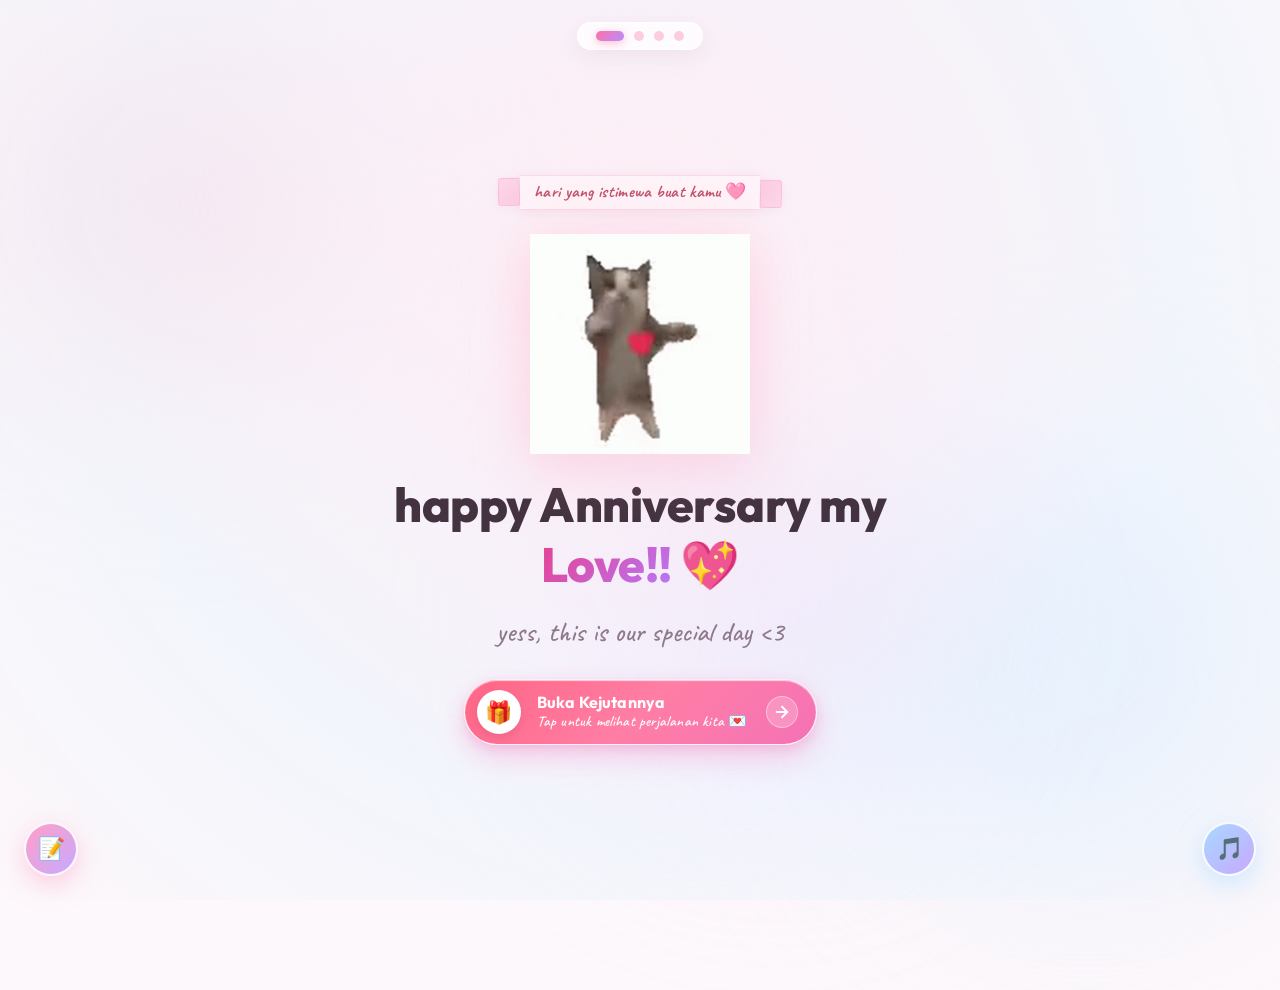
<file: love-letter-main/index.html>
<!DOCTYPE html>
<html lang="en">
<head>
<meta charset="UTF-8">
<meta name="viewport" content="width=device-width, initial-scale=1.0">
<title>Happy Anniversary My Love 💖</title>
<link rel="preconnect" href="https://fonts.googleapis.com">
<link rel="preconnect" href="https://fonts.gstatic.com" crossorigin>
<link href="https://fonts.googleapis.com/css2?family=Caveat:wght@600;700&family=Outfit:wght@400;500;600;700;800&family=Playfair+Display:ital,wght@0,600;0,700;1,600&family=Poppins:wght@300;400;500;600;700;800&family=Quicksand:wght@500;600;700&display=swap" rel="stylesheet">

<link rel="stylesheet" href="css/style.css">
</head>
<body class="blur-in-start">

  <div class="ambient-glow glow-1"></div>
  <div class="ambient-glow glow-2"></div>
  <div class="ambient-glow glow-3"></div>

  <div id="floating-bg"></div>

  <!-- titik navigasi di atas: halaman 1 dari 4 -->
  <nav class="page-nav" aria-label="Page navigation">
    <a href="index.html" class="active" title="Welcome"></a>
    <a href="gallery.html" title="Moments"></a>
    <a href="reasons.html" title="10 Reasons"></a>
    <a href="letter.html" title="Birthday Letter"></a>
  </nav>

  <!-- ================================================================
       HALAMAN 1 — HERO / INTRO
  ================================================================= -->
  <section id="hero" class="page">
    <div class="hero-content">

      <div class="hero-tape-tag">
        <span class="tape-left"></span>
        <span class="tape-text">hari yang istimewa buat kamu 🩷</span>
        <span class="tape-right"></span>
      </div>

      <div class="gif-frame hero-card-glow">
        <img src="assets/cat-kitten.gif" alt="cute welcome gif">
      </div>

      <h1 class="hero-title">happy Anniversary my <span>Love!!</span> 💖</h1>
      <p class="hero-subtitle">yess, this is our special day &lt;3</p>

      <div class="cta-wrap">
        <a href="gallery.html" class="hero-gift-btn" id="openSurpriseBtn">
          <div class="gift-btn-icon">
            <span class="gift-emoji">🎁</span>
          </div>
          <div class="gift-btn-text">
            <span class="gift-btn-title">Buka Kejutannya</span>
            <span class="gift-btn-sub">Tap untuk melihat perjalanan kita 💌</span>
          </div>
          <div class="gift-btn-arrow">
            <svg width="18" height="18" viewBox="0 0 24 24" fill="none" stroke="currentColor" stroke-width="2.5" stroke-linecap="round" stroke-linejoin="round">
              <path d="M5 12h14"></path>
              <path d="M12 5l7 7-7 7"></path>
            </svg>
          </div>
        </a>
      </div>
    </div>
  </section>

  <script src="js/script.js"></script>
</body>
</html>
</file>
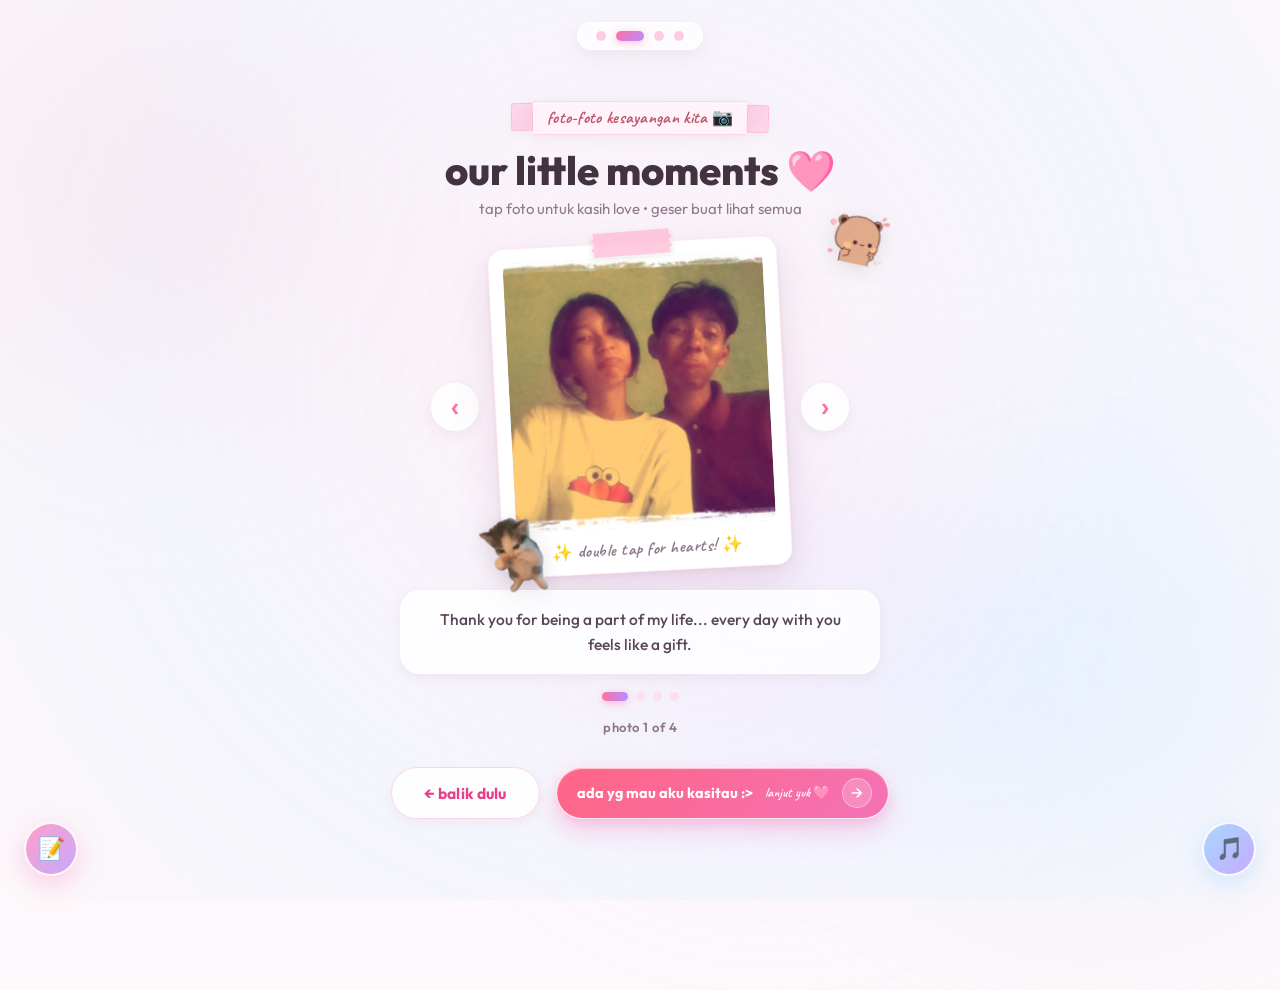
<file: love-letter-main/gallery.html>
<!DOCTYPE html>
<html lang="en">

<head>
  <meta charset="UTF-8">
  <meta name="viewport" content="width=device-width, initial-scale=1.0">
  <title>Our Moments 💕</title>
  <link rel="preconnect" href="https://fonts.googleapis.com">
  <link rel="preconnect" href="https://fonts.gstatic.com" crossorigin>
  <link
    href="https://fonts.googleapis.com/css2?family=Caveat:wght@600;700&family=Outfit:wght@400;500;600;700;800&family=Playfair+Display:ital,wght@0,600;0,700;1,600&family=Poppins:wght@300;400;500;600;700;800&family=Quicksand:wght@500;600;700&display=swap"
    rel="stylesheet">

  <link rel="stylesheet" href="css/style.css">
</head>

<body class="blur-in-start">

  <div class="ambient-glow glow-1"></div>
  <div class="ambient-glow glow-2"></div>
  <div class="ambient-glow glow-3"></div>

  <div id="floating-bg"></div>

  <!-- titik navigasi di atas: halaman 2 dari 4 -->
  <nav class="page-nav" aria-label="Page navigation">
    <a href="index.html" title="Welcome"></a>
    <a href="gallery.html" class="active" title="Moments"></a>
    <a href="reasons.html" title="10 Reasons"></a>
    <a href="letter.html" title="Birthday Letter"></a>
  </nav>

  <!-- ================================================================
       HALAMAN 2 — INTERACTIVE PHOTO SLIDESHOW
  ================================================================= -->
  <section id="gallery" class="page">
    <div class="section-header">
      <div class="hero-tape-tag" style="margin-bottom: 10px;">
        <span class="tape-left"></span>
        <span class="tape-text">foto-foto kesayangan kita 📷</span>
        <span class="tape-right"></span>
      </div>
      <h2 class="gallery-heading">our little moments <span class="heart">🩷</span></h2>
      <p class="gallery-sub">tap foto untuk kasih love • geser buat lihat semua</p>
    </div>

    <div class="slideshow-wrap">

      <!-- GIF dekorasi kecil di pojok -->
      <div class="corner-deco">
        <img src="assets/finger-guns-dudu.gif" alt="sparkle decoration">
      </div>

      <div class="slide-stage">
        <button class="arrow-btn" id="prevBtn" aria-label="previous photo">‹</button>

        <div class="photo-stage" id="photoStage">
          <div class="polaroid" id="polaroid">
            <div class="washi-tape"></div>
            <div class="photo-frame">
              <img id="currentPhoto" src="photos/photo1.jpeg" alt="memory one">
            </div>
            <div class="polaroid-tag" id="polaroidTag">✨ double tap for hearts! ✨</div>
          </div>

          <!-- GIF dekorasi di sisi kiri-bawah polaroid -->
          <div class="bottom-left-deco">
            <img src="assets/scuba.gif" alt="sparkle decoration">
          </div>
        </div>

        <button class="arrow-btn" id="nextBtn" aria-label="next photo">›</button>
      </div>

      <div class="caption-card">
        <p class="caption" id="currentCaption">Thank you for being a part of my life... every day with you feels like a
          gift.</p>
      </div>

      <div class="dots" id="dots">
        <button class="dot active" data-index="0" aria-label="photo 1"></button>
        <button class="dot" data-index="1" aria-label="photo 2"></button>
        <button class="dot" data-index="2" aria-label="photo 3"></button>
        <button class="dot" data-index="3" aria-label="photo 4"></button>
      </div>

      <p class="counter" id="counter">photo 1 of 4</p>
    </div>

    <div class="page-buttons">
      <a href="index.html" class="nav-btn secondary">← balik dulu</a>
      <a href="reasons.html" class="nav-btn-next" id="nextPageBtn">
        <span class="next-label">ada yg mau aku kasitau :> </span>
        <span class="next-sub">lanjut yuk 🩷</span>
        <span class="next-arrow">→</span>
      </a>
    </div>
  </section>

  <script src="js/script.js"></script>
  <script src="js/gallery.js"></script>
</body>

</html>
</file>
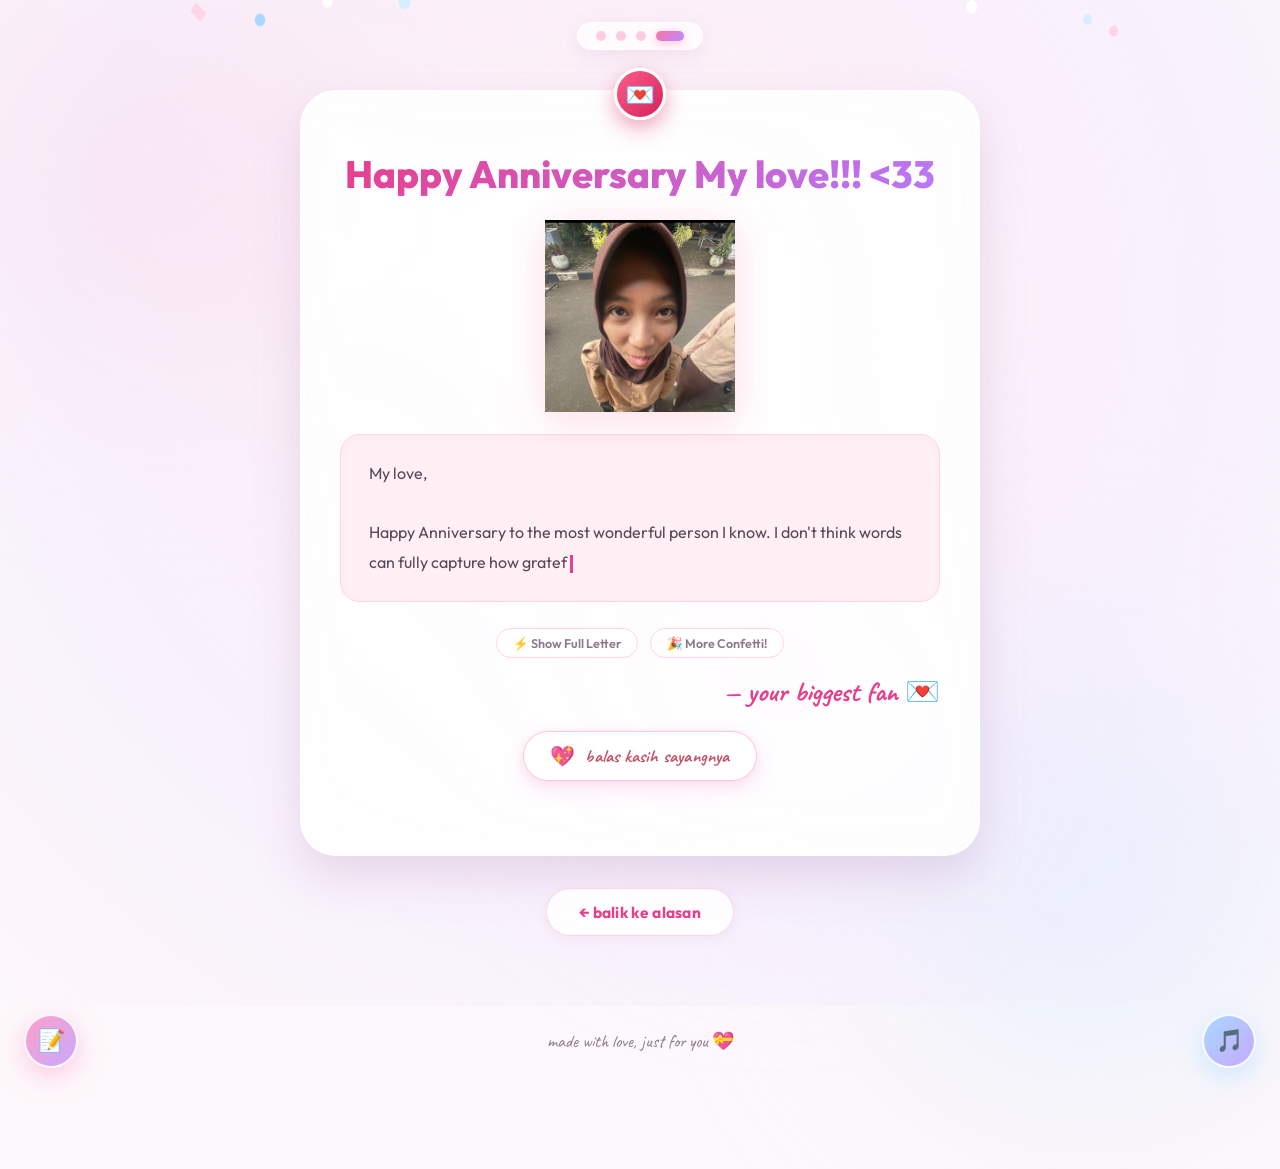
<file: love-letter-main/letter.html>
<!DOCTYPE html>
<html lang="en">
<head>
<meta charset="UTF-8">
<meta name="viewport" content="width=device-width, initial-scale=1.0">
<title>Happy Birthday My Girl!!! 💌</title>
<link rel="preconnect" href="https://fonts.googleapis.com">
<link rel="preconnect" href="https://fonts.gstatic.com" crossorigin>
<link href="https://fonts.googleapis.com/css2?family=Caveat:wght@600;700&family=Outfit:wght@400;500;600;700;800&family=Playfair+Display:ital,wght@0,600;0,700;1,600&family=Poppins:wght@300;400;500;600;700;800&family=Quicksand:wght@500;600;700&display=swap" rel="stylesheet">

<link rel="stylesheet" href="css/style.css">
</head>
<body class="blur-in-start">

  <div class="ambient-glow glow-1"></div>
  <div class="ambient-glow glow-2"></div>
  <div class="ambient-glow glow-3"></div>

  <!-- canvas confetti, dipakai oleh js/script.js -->
  <canvas id="confetti-canvas"></canvas>

  <div id="floating-bg"></div>

  <!-- titik navigasi di atas: halaman 4 dari 4 -->
  <nav class="page-nav" aria-label="Page navigation">
    <a href="index.html" title="Welcome"></a>
    <a href="gallery.html" title="Moments"></a>
    <a href="reasons.html" title="10 Reasons"></a>
    <a href="letter.html" class="active" title="Birthday Letter"></a>
  </nav>

  <!-- ================================================================
       HALAMAN 4 — THE BIRTHDAY LETTER & CELEBRATION
  ================================================================= -->
  <section id="letter-page" class="page">
    <div class="letter-card">
      
      <div class="wax-seal">💌</div>

      <h2 class="letter-title">Happy Anniversary My love!!! &lt;33</h2>

      <!-- GIF perayaan -->
      <div class="celebration-gif-frame">
        <img src="assets/bub.png" alt="celebration gif">
      </div>

      <!-- TEKS SURAT ULANG TAHUN -->
      <div class="letter-box">
        <p id="letter-text"></p>
      </div>

      <div class="letter-action-bar">
        <button id="skipTypeBtn" class="letter-mini-btn" title="Show full letter immediately">⚡ Show Full Letter</button>
        <button id="replayConfettiBtn" class="letter-mini-btn" title="Celebrate again!">🎉 More Confetti!</button>
      </div>

      <p class="signature">— your biggest fan 💌</p>

      <div class="love-back-wrap">
        <button id="sendLoveBtn" class="send-love-btn">
          <span class="send-love-icon">💖</span>
          <span class="send-love-text">balas kasih sayangnya</span>
        </button>
        <div id="loveToast" class="love-toast">I love you more than everything! 🥹💖✨</div>
      </div>
    </div>

    <div class="page-buttons">
      <a href="reasons.html" class="nav-btn secondary">← balik ke alasan</a>
    </div>
  </section>

  <footer>made with love, just for you 💝</footer>

  <script src="js/script.js"></script>
</body>
</html>
</file>
<file: love-letter-main/css/style.css>
/* ============================================================
   1. ROOT VARIABLES — Modern Aesthetic Romantic Pastel Theme
============================================================ */
:root {
  --primary:          #ff70a6;
  --primary-deep:     #e83e8c;
  --primary-glow:     rgba(255, 112, 166, 0.45);
  
  --pastel-pink:      #ffd4e5;
  --pastel-pink-soft: #fff0f5;
  --pastel-pink-deep: #ff85b3;

  --pastel-blue:      #d6ecff;
  --pastel-blue-soft: #f0f7ff;
  --pastel-blue-deep: #7bc0ff;

  --pastel-lavender:  #eadcff;
  --pastel-lavender-soft: #f8f4ff;
  --pastel-lavender-deep: #b78eff;

  --pastel-yellow:    #fff4cc;
  --gold-accent:      #f59e0b;

  --white:            #ffffff;
  --white-glass:      rgba(255, 255, 255, 0.82);
  --white-card:       rgba(255, 255, 255, 0.92);
  --border-glass:     rgba(255, 255, 255, 0.7);

  --text-dark:        #433240;
  --text-main:        #5a4657;
  --text-soft:        #8e798c;
  --text-light:       #b3a2b1;

  --shadow-sm:        0 4px 12px rgba(180, 140, 175, 0.15);
  --shadow-md:        0 10px 30px rgba(180, 140, 175, 0.22);
  --shadow-lg:        0 20px 45px rgba(180, 140, 175, 0.28);
  --shadow-glow:      0 12px 35px var(--primary-glow);

  --radius-sm:        12px;
  --radius-md:        20px;
  --radius-lg:        28px;
  --radius-full:      9999px;
}

*, *::before, *::after {
  margin: 0;
  padding: 0;
  box-sizing: border-box;
}

html {
  scroll-behavior: smooth;
}

/* ============================================================
   PAGE BODY & BLUR TRANSITIONS
============================================================ */
body {
  font-family: 'Outfit', 'Poppins', sans-serif;
  background: #fdf8fb;
  color: var(--text-main);
  overflow-x: hidden;
  position: relative;
  min-height: 100vh;
  opacity: 1;
  filter: blur(0);
  transition: opacity 0.5s cubic-bezier(0.4, 0, 0.2, 1), filter 0.5s cubic-bezier(0.4, 0, 0.2, 1);
  -webkit-font-smoothing: antialiased;
}

body.blur-in-start {
  opacity: 0;
  filter: blur(14px);
  transition: none;
}

body.blur-out {
  opacity: 0;
  filter: blur(14px);
}

h1, h2, h3, .heading-font {
  font-family: 'Outfit', 'Quicksand', sans-serif;
  color: var(--text-dark);
}

.handwriting {
  font-family: 'Caveat', cursive;
}

.serif-font {
  font-family: 'Playfair Display', serif;
}

.page {
  position: relative;
  width: 100%;
  min-height: 100vh;
  display: flex;
  flex-direction: column;
  align-items: center;
  justify-content: center;
  padding: 90px 24px 70px;
  text-align: center;
  z-index: 2;
}

/* ============================================================
   AMBIENT GLOWING ORBS IN BACKGROUND
============================================================ */
.ambient-glow {
  position: fixed;
  border-radius: 50%;
  filter: blur(90px);
  pointer-events: none;
  z-index: 0;
  opacity: 0.55;
  animation: floatAmbient 12s ease-in-out infinite alternate;
}

.glow-1 {
  top: -10%;
  left: -10%;
  width: 45vw;
  height: 45vw;
  background: radial-gradient(circle, #ffccd9 0%, rgba(255, 204, 217, 0) 70%);
}

.glow-2 {
  bottom: -10%;
  right: -10%;
  width: 50vw;
  height: 50vw;
  background: radial-gradient(circle, #d0e8ff 0%, rgba(208, 232, 255, 0) 70%);
  animation-delay: -5s;
}

.glow-3 {
  top: 40%;
  left: 40%;
  width: 40vw;
  height: 40vw;
  background: radial-gradient(circle, #ecd8ff 0%, rgba(236, 216, 255, 0) 70%);
  animation-delay: -8s;
}

@keyframes floatAmbient {
  0%   { transform: translate(0, 0) scale(1); }
  50%  { transform: translate(30px, -20px) scale(1.08); }
  100% { transform: translate(-20px, 30px) scale(0.95); }
}

/* ============================================================
   FLOATING HEARTS / PARTICLES BACKGROUND
============================================================ */
#floating-bg {
  position: fixed;
  top: 0;
  left: 0;
  width: 100%;
  height: 100%;
  overflow: hidden;
  pointer-events: none;
  z-index: 1;
}

.floaty {
  position: absolute;
  bottom: -60px;
  opacity: 0.65;
  animation: floatParticle linear infinite;
  user-select: none;
  filter: drop-shadow(0 2px 6px rgba(255, 150, 180, 0.3));
}

@keyframes floatParticle {
  0% {
    transform: translateY(0) rotate(0deg) scale(0.8);
    opacity: 0;
  }
  15% {
    opacity: 0.8;
  }
  85% {
    opacity: 0.8;
  }
  100% {
    transform: translateY(-115vh) rotate(360deg) scale(1.1);
    opacity: 0;
  }
}

/* ============================================================
   NAV PILL INDICATOR
============================================================ */
.page-nav {
  position: fixed;
  top: 22px;
  left: 50%;
  transform: translateX(-50%);
  display: flex;
  align-items: center;
  gap: 10px;
  padding: 8px 18px;
  background: rgba(255, 255, 255, 0.75);
  backdrop-filter: blur(16px);
  -webkit-backdrop-filter: blur(16px);
  border: 1px solid rgba(255, 255, 255, 0.9);
  border-radius: var(--radius-full);
  box-shadow: 0 6px 20px rgba(180, 140, 175, 0.15);
  z-index: 100;
}

.page-nav a {
  width: 10px;
  height: 10px;
  border-radius: var(--radius-full);
  background: var(--pastel-pink-deep);
  opacity: 0.4;
  transition: all 0.3s cubic-bezier(0.34, 1.56, 0.64, 1);
  display: block;
}

.page-nav a:hover {
  opacity: 0.75;
  transform: scale(1.2);
}

.page-nav a.active {
  opacity: 1;
  width: 28px;
  border-radius: 12px;
  background: linear-gradient(135deg, var(--primary), var(--pastel-lavender-deep));
  box-shadow: 0 2px 8px var(--primary-glow);
}

/* ============================================================
   BADGES & HEADERS
============================================================ */

/* Subtle handmade tape-label tag */
.hero-tape-tag {
  position: relative;
  display: inline-flex;
  align-items: center;
  gap: 0;
  margin-bottom: 4px;
  filter: drop-shadow(0 2px 6px rgba(180, 120, 150, 0.15));
}

.tape-left,
.tape-right {
  display: block;
  width: 22px;
  height: 28px;
  background: rgba(255, 192, 220, 0.55);
  backdrop-filter: blur(4px);
  border: 1px solid rgba(255, 160, 200, 0.45);
  flex-shrink: 0;
}

.tape-left {
  border-radius: 3px 0 0 3px;
  transform: rotate(-1.5deg) translateY(-1px);
  background: linear-gradient(135deg, rgba(255, 205, 228, 0.65), rgba(255, 175, 210, 0.5));
}

.tape-right {
  border-radius: 0 3px 3px 0;
  transform: rotate(1.5deg) translateY(1px);
  background: linear-gradient(135deg, rgba(255, 175, 210, 0.5), rgba(255, 205, 228, 0.65));
}

.tape-text {
  font-family: 'Caveat', cursive;
  font-size: 17px;
  font-weight: 700;
  color: #c2536a;
  letter-spacing: 0.3px;
  padding: 5px 14px;
  background: rgba(255, 245, 250, 0.92);
  border-top: 1px solid rgba(255, 160, 200, 0.35);
  border-bottom: 1px solid rgba(255, 160, 200, 0.35);
  white-space: nowrap;
  line-height: 1.3;
}

/* keep .sub-badge for other pages */
.sub-badge {
  display: inline-flex;
  align-items: center;
  gap: 8px;
  padding: 6px 18px;
  background: rgba(255, 255, 255, 0.85);
  backdrop-filter: blur(10px);
  border: 1.5px solid var(--pastel-pink);
  border-radius: var(--radius-full);
  font-size: 13px;
  font-weight: 600;
  letter-spacing: 0.5px;
  color: var(--primary-deep);
  box-shadow: 0 4px 14px rgba(255, 112, 166, 0.18);
  margin-bottom: 8px;
  animation: gentlePulse 3s infinite ease-in-out;
}

@keyframes gentlePulse {
  0%, 100% { transform: translateY(0); box-shadow: 0 4px 14px rgba(255, 112, 166, 0.18); }
  50%      { transform: translateY(-2px); box-shadow: 0 8px 20px rgba(255, 112, 166, 0.28); }
}

.section-header {
  margin-bottom: 24px;
}

/* ============================================================
   BUTTONS & CTA
============================================================ */
.cta-wrap {
  margin-top: 10px;
  position: relative;
  display: flex;
  flex-direction: column;
  align-items: center;
  z-index: 5;
}

/* Bespoke Handcrafted Gift Opener Button */
.hero-gift-btn {
  display: inline-flex;
  align-items: center;
  gap: 16px;
  padding: 10px 18px 10px 12px;
  background: linear-gradient(135deg, #ff6584 0%, #ff7ea5 50%, #f472b6 100%);
  border: 1.5px solid rgba(255, 255, 255, 0.9);
  border-radius: var(--radius-full);
  box-shadow: 
    0 4px 10px rgba(244, 114, 182, 0.22),
    0 12px 28px rgba(244, 114, 182, 0.32),
    inset 0 1px 1px rgba(255, 255, 255, 0.7);
  text-decoration: none;
  cursor: pointer;
  position: relative;
  overflow: hidden;
  transition: all 0.35s cubic-bezier(0.34, 1.56, 0.64, 1);
  user-select: none;
}

.hero-gift-btn::before {
  content: '';
  position: absolute;
  top: 0;
  left: -120%;
  width: 80%;
  height: 100%;
  background: linear-gradient(
    90deg, 
    rgba(255, 255, 255, 0) 0%, 
    rgba(255, 255, 255, 0.38) 50%, 
    rgba(255, 255, 255, 0) 100%
  );
  transform: skewX(-20deg);
  transition: left 0.75s ease-in-out;
}

.hero-gift-btn:hover::before {
  left: 150%;
}

.hero-gift-btn:hover {
  transform: translateY(-3px) scale(1.025);
  box-shadow: 
    0 8px 18px rgba(244, 114, 182, 0.28),
    0 18px 36px rgba(244, 114, 182, 0.42),
    inset 0 1px 2px rgba(255, 255, 255, 0.9);
}

.hero-gift-btn:active {
  transform: translateY(1px) scale(0.98);
  box-shadow: 
    0 3px 8px rgba(244, 114, 182, 0.2),
    0 8px 16px rgba(244, 114, 182, 0.3);
}

/* Icon Box inside Gift Button */
.gift-btn-icon {
  width: 44px;
  height: 44px;
  border-radius: 50%;
  background: #ffffff;
  display: flex;
  align-items: center;
  justify-content: center;
  font-size: 22px;
  box-shadow: 0 4px 10px rgba(0, 0, 0, 0.08);
  position: relative;
  flex-shrink: 0;
  transition: transform 0.35s cubic-bezier(0.34, 1.56, 0.64, 1);
}

.gift-emoji {
  display: inline-block;
  transform-origin: center bottom;
  transition: transform 0.3s ease;
}

.hero-gift-btn:hover .gift-emoji {
  animation: giftWiggle 0.6s ease-in-out infinite alternate;
}

@keyframes giftWiggle {
  0%   { transform: rotate(-10deg) scale(1.1); }
  50%  { transform: rotate(10deg) scale(1.18); }
  100% { transform: rotate(-10deg) scale(1.1); }
}

/* Text Section inside Button */
.gift-btn-text {
  display: flex;
  flex-direction: column;
  align-items: flex-start;
  text-align: left;
  gap: 2px;
}

.gift-btn-title {
  font-family: 'Outfit', 'Quicksand', sans-serif;
  font-size: 16px;
  font-weight: 700;
  color: #ffffff;
  letter-spacing: 0.2px;
  line-height: 1.2;
}

.gift-btn-sub {
  font-family: 'Caveat', cursive;
  font-size: 15px;
  font-weight: 600;
  color: rgba(255, 255, 255, 0.95);
  letter-spacing: 0.2px;
  line-height: 1.1;
}

/* Arrow Circle inside Button */
.gift-btn-arrow {
  width: 32px;
  height: 32px;
  border-radius: 50%;
  background: rgba(255, 255, 255, 0.22);
  border: 1px solid rgba(255, 255, 255, 0.4);
  display: flex;
  align-items: center;
  justify-content: center;
  color: #ffffff;
  flex-shrink: 0;
  margin-left: 2px;
  transition: all 0.3s cubic-bezier(0.34, 1.56, 0.64, 1);
}

.gift-btn-arrow svg {
  transition: transform 0.3s ease;
}

.hero-gift-btn:hover .gift-btn-arrow {
  background: rgba(255, 255, 255, 0.35);
  transform: translateX(3px);
}

.hero-gift-btn:hover .gift-btn-arrow svg {
  transform: translateX(2px);
}

/* Standard Nav Buttons (Refined & Tactile) */
.nav-btn {
  padding: 13px 32px;
  font-family: 'Outfit', 'Quicksand', sans-serif;
  font-size: 15.5px;
  font-weight: 700;
  letter-spacing: 0.3px;
  color: var(--white);
  background: linear-gradient(135deg, #ff6584 0%, #ff7ea5 50%, #f472b6 100%);
  border: 1.5px solid rgba(255, 255, 255, 0.8);
  border-radius: var(--radius-full);
  cursor: pointer;
  box-shadow: 
    0 4px 10px rgba(244, 114, 182, 0.2),
    0 10px 24px rgba(244, 114, 182, 0.28),
    inset 0 1px 1px rgba(255, 255, 255, 0.6);
  transition: all 0.35s cubic-bezier(0.34, 1.56, 0.64, 1);
  text-decoration: none;
  display: inline-flex;
  align-items: center;
  justify-content: center;
  gap: 8px;
  position: relative;
  overflow: hidden;
}

.nav-btn::before {
  content: '';
  position: absolute;
  top: 0;
  left: -100%;
  width: 100%;
  height: 100%;
  background: linear-gradient(90deg, transparent, rgba(255, 255, 255, 0.35), transparent);
  transition: 0.6s;
}

.nav-btn:hover::before {
  left: 100%;
}

.nav-btn:hover {
  transform: translateY(-3px) scale(1.03);
  box-shadow: 
    0 8px 16px rgba(244, 114, 182, 0.25),
    0 16px 32px rgba(244, 114, 182, 0.38),
    inset 0 1px 2px rgba(255, 255, 255, 0.8);
}

.nav-btn:active {
  transform: translateY(1px) scale(0.98);
}

.nav-btn.secondary {
  background: rgba(255, 255, 255, 0.9);
  backdrop-filter: blur(8px);
  color: var(--primary-deep);
  border: 1.5px solid var(--pastel-pink);
  box-shadow: 0 4px 12px rgba(180, 140, 175, 0.12);
}

.nav-btn.secondary:hover {
  background: #fff5f8;
  border-color: var(--primary);
  box-shadow: 0 8px 20px rgba(255, 112, 166, 0.2);
}

.page-buttons {
  display: flex;
  gap: 16px;
  margin-top: 32px;
  flex-wrap: wrap;
  justify-content: center;
  z-index: 5;
}

/* ─── Next-page button: conversational pill ─── */
.nav-btn-next {
  display: inline-flex;
  align-items: center;
  gap: 12px;
  padding: 10px 16px 10px 20px;
  background: linear-gradient(135deg, #ff6584 0%, #f472b6 100%);
  border: 1.5px solid rgba(255, 255, 255, 0.85);
  border-radius: var(--radius-full);
  text-decoration: none;
  cursor: pointer;
  position: relative;
  overflow: hidden;
  box-shadow:
    0 4px 10px rgba(244, 114, 182, 0.2),
    0 12px 26px rgba(244, 114, 182, 0.3),
    inset 0 1px 1px rgba(255, 255, 255, 0.65);
  transition: all 0.32s cubic-bezier(0.34, 1.56, 0.64, 1);
  user-select: none;
}

.nav-btn-next::before {
  content: '';
  position: absolute;
  inset: 0;
  left: -120%;
  width: 70%;
  background: linear-gradient(90deg, transparent, rgba(255,255,255,0.3), transparent);
  transform: skewX(-15deg);
  transition: left 0.65s ease-in-out;
}

.nav-btn-next:hover::before { left: 150%; }

.nav-btn-next:hover {
  transform: translateY(-3px) scale(1.025);
  box-shadow:
    0 8px 18px rgba(244, 114, 182, 0.28),
    0 18px 36px rgba(244, 114, 182, 0.4),
    inset 0 1px 2px rgba(255, 255, 255, 0.9);
}

.nav-btn-next:active {
  transform: translateY(1px) scale(0.98);
}

.next-label {
  font-family: 'Outfit', 'Quicksand', sans-serif;
  font-size: 14.5px;
  font-weight: 700;
  color: #ffffff;
  line-height: 1.2;
  display: block;
}

.next-sub {
  font-family: 'Caveat', cursive;
  font-size: 14px;
  font-weight: 600;
  color: rgba(255, 255, 255, 0.92);
  line-height: 1.1;
  display: block;
}

.next-label, .next-sub {
  text-align: left;
}

/* Arrow badge inside next button */
.next-arrow {
  font-size: 18px;
  color: #ffffff;
  width: 30px;
  height: 30px;
  border-radius: 50%;
  background: rgba(255, 255, 255, 0.2);
  border: 1px solid rgba(255, 255, 255, 0.38);
  display: flex;
  align-items: center;
  justify-content: center;
  flex-shrink: 0;
  transition: all 0.28s cubic-bezier(0.34, 1.56, 0.64, 1);
  line-height: 1;
}

.nav-btn-next:hover .next-arrow {
  transform: translateX(4px);
  background: rgba(255, 255, 255, 0.32);
}

/* ─── Send Love button on letter page ─── */
.send-love-btn {
  display: inline-flex;
  align-items: center;
  gap: 10px;
  padding: 12px 26px;
  background: rgba(255, 255, 255, 0.92);
  border: 1.5px solid rgba(255, 150, 185, 0.55);
  border-radius: var(--radius-full);
  box-shadow:
    0 2px 8px rgba(244, 114, 182, 0.1),
    0 8px 20px rgba(244, 114, 182, 0.18),
    inset 0 1px 2px rgba(255, 255, 255, 0.9);
  cursor: pointer;
  transition: all 0.3s cubic-bezier(0.34, 1.56, 0.64, 1);
  user-select: none;
}

.send-love-btn:hover {
  transform: translateY(-2px) scale(1.03);
  background: #fff5f9;
  border-color: rgba(244, 114, 182, 0.7);
  box-shadow:
    0 4px 12px rgba(244, 114, 182, 0.18),
    0 14px 28px rgba(244, 114, 182, 0.28);
}

.send-love-btn:active {
  transform: translateY(1px) scale(0.98);
}

.send-love-icon {
  font-size: 20px;
  display: inline-block;
  transition: transform 0.3s ease;
}

.send-love-btn:hover .send-love-icon {
  animation: heartBeat 0.5s ease-in-out infinite alternate;
}

@keyframes heartBeat {
  0%   { transform: scale(1); }
  100% { transform: scale(1.28); }
}

.send-love-text {
  font-family: 'Caveat', cursive;
  font-size: 18px;
  font-weight: 700;
  color: #c2536a;
  letter-spacing: 0.2px;
}



/* ============================================================
   HALAMAN 1 — HERO SECTION
============================================================ */
#hero {
  background: radial-gradient(circle at 50% 30%, rgba(255, 228, 240, 0.6) 0%, rgba(220, 240, 255, 0.3) 60%, rgba(255, 255, 255, 0) 100%);
}

.hero-content {
  position: relative;
  z-index: 2;
  max-width: 620px;
  display: flex;
  flex-direction: column;
  align-items: center;
  gap: 20px;
}

.gif-frame {
  max-width: 220px;
  width: 100%;
  display: flex;
  align-items: center;
  justify-content: center;
  transition: transform 0.4s ease;
}

.hero-card-glow {
  filter: drop-shadow(0 12px 28px rgba(255, 150, 180, 0.35));
  animation: heroFloat 4s ease-in-out infinite alternate;
}

@keyframes heroFloat {
  0%   { transform: translateY(0) scale(1); }
  100% { transform: translateY(-10px) scale(1.02); }
}

.gif-frame img {
  width: 100%;
  height: auto;
  display: block;
}

.hero-title {
  font-size: clamp(30px, 6.5vw, 48px);
  font-weight: 800;
  color: var(--text-dark);
  line-height: 1.25;
  letter-spacing: -0.5px;
}

.hero-title span {
  background: linear-gradient(135deg, var(--primary-deep), #b779fa);
  -webkit-background-clip: text;
  -webkit-text-fill-color: transparent;
  display: inline-block;
}

.hero-subtitle {
  font-size: clamp(16px, 3vw, 20px);
  font-weight: 500;
  color: var(--text-soft);
  font-family: 'Caveat', cursive;
  font-size: clamp(22px, 4vw, 28px);
}

.scroll-hint {
  margin-top: 10px;
  font-size: 26px;
  animation: bounceHint 2s ease-in-out infinite;
  color: var(--pastel-pink-deep);
  cursor: pointer;
}

@keyframes bounceHint {
  0%, 20%, 50%, 80%, 100% { transform: translateY(0); }
  40% { transform: translateY(10px); }
  60% { transform: translateY(5px); }
}

/* ============================================================
   HALAMAN 2 — GALLERY & POLAROID
============================================================ */
#gallery {
  background: radial-gradient(circle at 50% 40%, rgba(255, 235, 245, 0.5) 0%, rgba(230, 242, 255, 0.4) 60%, rgba(255, 255, 255, 0) 100%);
}

.gallery-heading {
  font-size: clamp(28px, 5.5vw, 40px);
  font-weight: 800;
  color: var(--text-dark);
}

.gallery-heading .heart {
  color: var(--primary);
  display: inline-block;
  animation: heartPulse 1.8s infinite;
}

@keyframes heartPulse {
  0%, 100% { transform: scale(1); }
  50%      { transform: scale(1.25); }
}

.gallery-sub {
  color: var(--text-soft);
  font-size: 15px;
  margin-top: 4px;
}

.slideshow-wrap {
  position: relative;
  width: 100%;
  max-width: 480px;
  display: flex;
  flex-direction: column;
  align-items: center;
  gap: 18px;
}

.corner-deco {
  position: absolute;
  top: -36px;
  right: -8px;
  width: 60px;
  height: 60px;
  z-index: 5;
  transform: rotate(12deg);
  pointer-events: none;
  filter: drop-shadow(0 4px 10px rgba(0,0,0,0.1));
}

.corner-deco img, .bottom-left-deco img {
  width: 100%;
  height: 100%;
  object-fit: contain;
}

.bottom-left-deco {
  position: absolute;
  bottom: -28px;
  left: -28px;
  width: 84px;
  height: 84px;
  z-index: 5;
  transform: rotate(-10deg);
  pointer-events: none;
  filter: drop-shadow(0 4px 10px rgba(0,0,0,0.1));
}

.slide-stage {
  display: flex;
  align-items: center;
  justify-content: center;
  gap: 16px;
  width: 100%;
}

.arrow-btn {
  flex-shrink: 0;
  width: 48px;
  height: 48px;
  border-radius: 50%;
  border: 1.5px solid rgba(255, 255, 255, 0.9);
  background: rgba(255, 255, 255, 0.85);
  backdrop-filter: blur(10px);
  color: var(--primary);
  font-size: 26px;
  font-weight: 700;
  cursor: pointer;
  box-shadow: var(--shadow-sm);
  display: flex;
  align-items: center;
  justify-content: center;
  transition: all 0.25s cubic-bezier(0.34, 1.56, 0.64, 1);
  line-height: 1;
}

.arrow-btn:hover {
  transform: scale(1.15);
  background: var(--primary);
  color: var(--white);
  box-shadow: 0 8px 20px var(--primary-glow);
}

.arrow-btn:active {
  transform: scale(0.92);
}

.photo-stage {
  position: relative;
  width: 290px;
  height: 330px;
  flex-shrink: 0;
}

/* Realistic Aesthetic Polaroid */
.polaroid {
  position: relative;
  width: 100%;
  height: 100%;
  background: #ffffff;
  border-radius: 16px;
  padding: 14px 14px 44px;
  box-shadow: 0 16px 36px rgba(180, 130, 170, 0.25), 0 2px 6px rgba(0,0,0,0.06);
  transform: rotate(var(--tilt, -2deg));
  transition: transform 0.4s cubic-bezier(0.34, 1.56, 0.64, 1), box-shadow 0.4s ease;
  cursor: pointer;
  user-select: none;
  border: 1px solid rgba(255, 220, 235, 0.6);
}

.polaroid:hover {
  transform: rotate(0deg) scale(1.03);
  box-shadow: 0 22px 48px rgba(255, 112, 166, 0.28);
}

/* Washi Tape on Polaroid */
.washi-tape {
  position: absolute;
  top: -12px;
  left: 50%;
  transform: translateX(-50%) rotate(-1.5deg);
  width: 80px;
  height: 24px;
  background: rgba(255, 182, 209, 0.7);
  backdrop-filter: blur(2px);
  box-shadow: 0 2px 6px rgba(0,0,0,0.08);
  border-left: 2px dashed rgba(255, 255, 255, 0.6);
  border-right: 2px dashed rgba(255, 255, 255, 0.6);
  z-index: 4;
}

.photo-frame {
  width: 100%;
  height: 100%;
  border-radius: 10px;
  overflow: hidden;
  background: #f0f7ff;
  position: relative;
  box-shadow: inset 0 0 10px rgba(0,0,0,0.05);
}

.photo-frame img {
  width: 100%;
  height: 100%;
  object-fit: cover;
  display: block;
  transition: opacity 0.45s ease, filter 0.45s ease, transform 0.45s ease;
  opacity: 1;
  filter: blur(0);
}

.photo-frame img.is-transitioning {
  opacity: 0.1;
  filter: blur(12px);
  transform: scale(1.05);
}

.polaroid-tag {
  position: absolute;
  bottom: 12px;
  left: 0;
  right: 0;
  font-family: 'Caveat', cursive;
  font-size: 17px;
  font-weight: 700;
  color: var(--text-soft);
  letter-spacing: 0.5px;
}

.caption-card {
  width: 100%;
  background: rgba(255, 255, 255, 0.85);
  backdrop-filter: blur(14px);
  border-radius: var(--radius-md);
  padding: 16px 22px;
  border: 1px solid rgba(255, 255, 255, 0.9);
  box-shadow: var(--shadow-sm);
}

.caption {
  font-size: 15.5px;
  color: var(--text-main);
  line-height: 1.6;
  font-weight: 500;
  transition: opacity 0.4s ease, transform 0.4s ease;
}

.caption.is-transitioning {
  opacity: 0;
  transform: translateY(6px);
}

.dots {
  display: flex;
  gap: 8px;
}

.dot {
  width: 9px;
  height: 9px;
  border-radius: var(--radius-full);
  border: none;
  background: var(--pastel-pink);
  opacity: 0.6;
  cursor: pointer;
  transition: all 0.3s cubic-bezier(0.34, 1.56, 0.64, 1);
  padding: 0;
}

.dot.active {
  opacity: 1;
  width: 26px;
  border-radius: 6px;
  background: linear-gradient(90deg, var(--primary), var(--pastel-lavender-deep));
  box-shadow: 0 2px 8px var(--primary-glow);
}

.counter {
  font-size: 13px;
  font-weight: 600;
  color: var(--text-soft);
  letter-spacing: 0.5px;
}

/* ============================================================
   HALAMAN 3 — 100 REASONS PAGE
============================================================ */
#reasons-page {
  background: radial-gradient(circle at 50% 25%, rgba(235, 220, 255, 0.5) 0%, rgba(220, 245, 255, 0.4) 60%, rgba(255, 255, 255, 0) 100%);
}

.reasons-heading {
  font-size: clamp(26px, 5vw, 38px);
  font-weight: 800;
  color: var(--text-dark);
}

.reasons-heading .heart {
  color: var(--pastel-blue-deep);
}

.reasons-sub {
  color: var(--text-soft);
  font-size: 14.5px;
}

/* Clothesline & Fairy Lights */
.clothesline-wrap {
  position: relative;
  width: 100%;
  max-width: 800px;
  padding-top: 32px;
  margin-bottom: 40px;
}

.clothesline-rope {
  position: absolute;
  top: 32px;
  left: 0;
  right: 0;
  height: 3px;
  background: repeating-linear-gradient(
    90deg,
    #d1a3e8 0px,
    #d1a3e8 8px,
    #f2d5fc 8px,
    #f2d5fc 14px
  );
  border-radius: 4px;
  box-shadow: 0 2px 6px rgba(180, 140, 175, 0.2);
}

/* Fairy Lights glowing bulbs */
.fairy-lights {
  position: absolute;
  top: 26px;
  left: 5%;
  right: 5%;
  display: flex;
  justify-content: space-between;
  pointer-events: none;
  z-index: 3;
}

.bulb {
  width: 10px;
  height: 10px;
  border-radius: 50%;
  background: #fff275;
  box-shadow: 0 0 10px #ffe227, 0 0 20px #ffb703;
  animation: bulbTwinkle 2.5s infinite alternate ease-in-out;
}

.bulb:nth-child(2n) { animation-delay: -0.6s; background: #ffb4d6; box-shadow: 0 0 10px #ff70a6; }
.bulb:nth-child(3n) { animation-delay: -1.2s; background: #a2d2ff; box-shadow: 0 0 10px #70b8ff; }
.bulb:nth-child(4n) { animation-delay: -1.8s; background: #c8b6ff; box-shadow: 0 0 10px #9d7bff; }

@keyframes bulbTwinkle {
  0%   { opacity: 0.5; transform: scale(0.85); }
  100% { opacity: 1; transform: scale(1.15); }
}

.hanging-photos {
  display: flex;
  justify-content: center;
  align-items: flex-start;
  gap: 16px;
  flex-wrap: wrap;
  padding: 0 10px;
}

.hang-photo {
  position: relative;
  margin-top: var(--drop, 10px);
  transform: rotate(var(--tilt, 0deg));
  transition: transform 0.35s cubic-bezier(0.34, 1.56, 0.64, 1);
  animation: gentleSway 4.5s ease-in-out infinite alternate;
}

.hang-photo:nth-child(even) {
  animation-delay: -2s;
}

@keyframes gentleSway {
  0%   { transform: rotate(var(--tilt, 0deg)) translateY(0); }
  100% { transform: rotate(calc(var(--tilt, 0deg) + 3deg)) translateY(-4px); }
}

.hang-photo:hover {
  transform: rotate(0deg) translateY(-8px) scale(1.08) !important;
  z-index: 10;
}

.clip {
  position: absolute;
  top: -14px;
  left: 50%;
  transform: translateX(-50%);
  width: 12px;
  height: 24px;
  border-radius: 4px;
  z-index: 5;
  box-shadow: 0 3px 6px rgba(91, 74, 90, 0.2);
}

.clip-pink     { background: linear-gradient(180deg, #ff85b3, #ffb4d6); }
.clip-blue     { background: linear-gradient(180deg, #6bb8ff, #b5dcff); }
.clip-lavender { background: linear-gradient(180deg, #ab82ff, #d8c2ff); }

.mini-photo-frame {
  width: 110px;
  height: 110px;
  background: var(--white);
  padding: 7px 7px 16px;
  border-radius: 12px;
  box-shadow: var(--shadow-md);
  cursor: pointer;
  transition: transform 0.3s ease, box-shadow 0.3s ease;
}

.mini-photo-frame:hover {
  box-shadow: 0 14px 28px rgba(180, 140, 175, 0.35);
}

.mini-photo-frame img {
  width: 100%;
  height: 100%;
  object-fit: cover;
  border-radius: 6px;
  display: block;
}

.frame-pink     { border: 3px solid var(--pastel-pink); }
.frame-blue     { border: 3px solid var(--pastel-blue); }
.frame-lavender { border: 3px solid var(--pastel-lavender); }

/* Reasons Box Container */
.reasons-box-wrap {
  position: relative;
  width: 100%;
  max-width: 600px;
}

.reasons-corner-gif {
  position: absolute;
  top: -30px;
  left: -20px;
  width: 68px;
  height: 68px;
  z-index: 5;
  transform: rotate(-8deg);
  pointer-events: none;
  filter: drop-shadow(0 4px 10px rgba(0,0,0,0.12));
}

.reasons-corner-gif img {
  width: 100%;
  height: 100%;
  object-fit: contain;
}

.reasons-box {
  width: 100%;
  background: rgba(255, 255, 255, 0.88);
  backdrop-filter: blur(18px);
  -webkit-backdrop-filter: blur(18px);
  border-radius: var(--radius-lg);
  padding: 24px 26px;
  box-shadow: var(--shadow-lg);
  border: 2px solid rgba(255, 255, 255, 0.95);
  max-height: 440px;
  overflow-y: auto;
  /* Crucial: Must be auto, not smooth, for requestAnimationFrame scrollTop scrolling */
  scroll-behavior: auto !important;
  position: relative;
}

/* Reasons Toolbar */
.reasons-toolbar {
  display: flex;
  align-items: center;
  justify-content: space-between;
  gap: 12px;
  margin-bottom: 18px;
  padding-bottom: 12px;
  border-bottom: 1.5px dashed var(--pastel-pink);
}

.reasons-search-wrap {
  position: relative;
  flex: 1;
}

.reasons-search-wrap .search-icon {
  position: absolute;
  left: 12px;
  top: 50%;
  transform: translateY(-50%);
  font-size: 13px;
  opacity: 0.6;
}

.reasons-search-wrap input {
  width: 100%;
  padding: 8px 12px 8px 34px;
  background: var(--pastel-pink-soft);
  border: 1px solid var(--pastel-pink);
  border-radius: var(--radius-full);
  font-family: inherit;
  font-size: 13px;
  color: var(--text-dark);
  outline: none;
  transition: all 0.2s ease;
}

.reasons-search-wrap input:focus {
  background: #ffffff;
  border-color: var(--primary);
  box-shadow: 0 0 0 3px rgba(255, 112, 166, 0.15);
}

.scroll-toggle-btn {
  display: flex;
  align-items: center;
  gap: 6px;
  padding: 7px 14px;
  border-radius: var(--radius-full);
  border: 1px solid var(--pastel-blue-deep);
  background: var(--pastel-blue-soft);
  color: var(--text-dark);
  font-family: inherit;
  font-size: 12px;
  font-weight: 600;
  cursor: pointer;
  transition: all 0.2s ease;
}

.scroll-toggle-btn:hover {
  background: var(--pastel-blue);
  transform: scale(1.03);
}

.reasons-gif-top {
  width: 76px;
  margin: 0 auto 16px;
}

.reasons-gif-top img {
  width: 100%;
  height: auto;
  display: block;
}

.reasons-list {
  list-style: none;
  counter-reset: reason-counter;
  text-align: left;
  display: flex;
  flex-direction: column;
  gap: 12px;
}

.reasons-list li {
  counter-increment: reason-counter;
  position: relative;
  padding: 12px 16px 12px 48px;
  background: rgba(255, 255, 255, 0.7);
  border: 1px solid rgba(255, 225, 240, 0.8);
  border-radius: 14px;
  font-size: 14.5px;
  line-height: 1.55;
  color: var(--text-main);
  transition: all 0.25s ease;
  cursor: pointer;
  display: flex;
  align-items: center;
  justify-content: space-between;
}

.reasons-list li:hover {
  background: #ffffff;
  transform: translateX(4px);
  border-color: var(--pastel-pink-deep);
  box-shadow: 0 4px 12px rgba(255, 112, 166, 0.15);
}

.reasons-list li.loved {
  background: #fff2f7;
  border-color: var(--primary);
}

.reasons-list li::before {
  content: counter(reason-counter);
  position: absolute;
  left: 12px;
  top: 50%;
  transform: translateY(-50%);
  width: 26px;
  height: 26px;
  border-radius: 50%;
  background: linear-gradient(135deg, var(--pastel-pink), var(--pastel-lavender));
  color: var(--primary-deep);
  font-family: 'Outfit', sans-serif;
  font-weight: 700;
  font-size: 12px;
  display: flex;
  align-items: center;
  justify-content: center;
  box-shadow: 0 2px 6px rgba(255, 112, 166, 0.25);
}

.reasons-box::-webkit-scrollbar {
  width: 6px;
}

.reasons-box::-webkit-scrollbar-thumb {
  background: var(--pastel-pink-deep);
  border-radius: 10px;
}

/* Lightbox Modal */
.lightbox-overlay {
  position: fixed;
  inset: 0;
  background: rgba(45, 30, 45, 0.65);
  backdrop-filter: blur(10px);
  -webkit-backdrop-filter: blur(10px);
  display: flex;
  align-items: center;
  justify-content: center;
  padding: 30px;
  z-index: 2000;
  opacity: 0;
  pointer-events: none;
  transition: opacity 0.35s ease;
}

.lightbox-overlay.open {
  opacity: 1;
  pointer-events: all;
}

.lightbox-img {
  max-width: min(90vw, 500px);
  max-height: 80vh;
  border-radius: 20px;
  box-shadow: 0 24px 60px rgba(0, 0, 0, 0.5);
  border: 6px solid var(--white);
  transform: scale(0.9);
  transition: transform 0.35s cubic-bezier(0.34, 1.56, 0.64, 1);
}

.lightbox-overlay.open .lightbox-img {
  transform: scale(1);
}

.lightbox-close {
  position: absolute;
  top: 26px;
  right: 26px;
  width: 44px;
  height: 44px;
  border-radius: 50%;
  border: none;
  background: var(--white);
  color: var(--text-dark);
  font-size: 18px;
  cursor: pointer;
  box-shadow: var(--shadow-md);
  transition: all 0.25s ease;
  display: flex;
  align-items: center;
  justify-content: center;
}

.lightbox-close:hover {
  transform: scale(1.1) rotate(90deg);
  background: var(--primary);
  color: var(--white);
}

/* ============================================================
   HALAMAN 4 — LETTER PAGE (No inner scrollbar for letter words!)
============================================================ */
#letter-page {
  background: radial-gradient(circle at 50% 30%, rgba(255, 230, 240, 0.6) 0%, rgba(240, 230, 255, 0.4) 60%, rgba(255, 255, 255, 0) 100%);
}

.letter-card {
  max-width: 680px;
  width: 100%;
  background: rgba(255, 255, 255, 0.92);
  backdrop-filter: blur(20px);
  -webkit-backdrop-filter: blur(20px);
  border-radius: 36px;
  padding: 48px 38px 38px;
  box-shadow: var(--shadow-lg);
  display: flex;
  flex-direction: column;
  align-items: center;
  gap: 22px;
  border: 2px solid rgba(255, 255, 255, 0.95);
  position: relative;
}

.wax-seal {
  position: absolute;
  top: -24px;
  left: 50%;
  transform: translateX(-50%);
  width: 52px;
  height: 52px;
  border-radius: 50%;
  background: linear-gradient(135deg, #ff5c8a, #d4225a);
  display: flex;
  align-items: center;
  justify-content: center;
  font-size: 24px;
  box-shadow: 0 8px 20px rgba(212, 34, 90, 0.4);
  border: 3px solid #ffffff;
  animation: sealGlow 3s infinite ease-in-out;
}

@keyframes sealGlow {
  0%, 100% { transform: translateX(-50%) scale(1); }
  50%      { transform: translateX(-50%) scale(1.06); }
}

.letter-title {
  font-size: clamp(26px, 5.5vw, 38px);
  font-weight: 800;
  background: linear-gradient(135deg, var(--primary-deep), #b779fa);
  -webkit-background-clip: text;
  -webkit-text-fill-color: transparent;
  margin-top: 10px;
}

.celebration-gif-frame {
  max-width: 190px;
  width: 100%;
  filter: drop-shadow(0 8px 20px rgba(255, 150, 180, 0.3));
}

.celebration-gif-frame img {
  width: 100%;
  height: auto;
  display: block;
}

/* Surat Kata-kata — Full Display Tanpa Inner Scroll */
.letter-box {
  width: 100%;
  max-height: none;
  overflow: visible;
  text-align: left;
  padding: 24px 28px;
  background: var(--pastel-pink-soft);
  border-radius: var(--radius-md);
  border: 1px solid var(--pastel-pink);
  font-size: 16px;
  line-height: 1.85;
  color: var(--text-main);
  box-shadow: inset 0 2px 8px rgba(255, 112, 166, 0.06);
}

#letter-text {
  font-size: 16px;
  line-height: 1.85;
}

#letter-text .cursor {
  display: inline-block;
  width: 2.5px;
  height: 1.1em;
  background: var(--primary-deep);
  margin-left: 3px;
  vertical-align: middle;
  animation: cursorBlink 0.8s step-end infinite;
}

@keyframes cursorBlink {
  50% { opacity: 0; }
}

.letter-action-bar {
  display: flex;
  gap: 12px;
  margin-top: 4px;
}

.letter-mini-btn {
  padding: 6px 16px;
  border-radius: var(--radius-full);
  border: 1px solid var(--pastel-pink);
  background: #ffffff;
  color: var(--text-soft);
  font-family: inherit;
  font-size: 12.5px;
  font-weight: 600;
  cursor: pointer;
  transition: all 0.2s ease;
}

.letter-mini-btn:hover {
  background: var(--pastel-pink-soft);
  color: var(--primary-deep);
  border-color: var(--primary);
  transform: translateY(-2px);
}

.signature {
  font-family: 'Caveat', cursive;
  font-weight: 700;
  font-size: 28px;
  color: var(--primary-deep);
  align-self: flex-end;
  margin-top: -6px;
}

.love-back-wrap {
  display: flex;
  flex-direction: column;
  align-items: center;
  gap: 10px;
  width: 100%;
}

.love-toast {
  font-family: 'Caveat', cursive;
  font-size: 20px;
  font-weight: 700;
  color: var(--primary-deep);
  opacity: 0;
  transform: translateY(6px);
  transition: all 0.35s ease;
  pointer-events: none;
}

.love-toast.show {
  opacity: 1;
  transform: translateY(0);
}

#confetti-canvas {
  position: fixed;
  top: 0;
  left: 0;
  width: 100%;
  height: 100%;
  pointer-events: none;
  z-index: 1500;
}

footer {
  text-align: center;
  padding: 24px 10px 40px;
  color: var(--text-soft);
  font-size: 18px;
  z-index: 2;
  position: relative;
  font-family: 'Caveat', cursive;
}

/* ============================================================
   PERSISTENT MUSIC & NOTE FLOATING BUTTONS
============================================================ */
.music-btn {
  position: fixed;
  bottom: 24px;
  right: 24px;
  width: 54px;
  height: 54px;
  border-radius: 50%;
  border: 2px solid rgba(255, 255, 255, 0.9);
  cursor: pointer;
  background: linear-gradient(135deg, #a8d8ff 0%, #c7a9ff 100%);
  box-shadow: 0 8px 24px rgba(168, 216, 255, 0.5);
  display: flex;
  align-items: center;
  justify-content: center;
  z-index: 1000;
  transition: all 0.3s cubic-bezier(0.34, 1.56, 0.64, 1);
}

.music-btn:hover {
  transform: scale(1.12);
  box-shadow: 0 12px 30px rgba(168, 216, 255, 0.7);
}

.music-btn:active {
  transform: scale(0.92);
}

.music-icon {
  font-size: 22px;
  transition: transform 0.3s ease;
}

.music-btn.playing .music-icon {
  animation: spinMusic 3.5s linear infinite;
}

@keyframes spinMusic {
  from { transform: rotate(0deg); }
  to   { transform: rotate(360deg); }
}

.music-btn.playing::after {
  content: '';
  position: absolute;
  inset: -6px;
  border-radius: 50%;
  border: 2px solid var(--pastel-blue-deep);
  opacity: 0.6;
  animation: musicPulseRing 1.8s ease-out infinite;
}

@keyframes musicPulseRing {
  0%   { transform: scale(0.9); opacity: 0.8; }
  100% { transform: scale(1.5); opacity: 0; }
}

.music-note {
  position: absolute;
  top: 0;
  left: 50%;
  font-size: 15px;
  pointer-events: none;
  animation: noteFly 1.5s ease-out forwards;
}

@keyframes noteFly {
  0%   { transform: translate(-50%, 0) translateX(0) scale(0.8); opacity: 0; }
  20%  { opacity: 1; }
  100% { transform: translate(-50%, -70px) translateX(var(--drift, 0px)) scale(1.1); opacity: 0; }
}

.note-btn {
  position: fixed;
  bottom: 24px;
  left: 24px;
  width: 54px;
  height: 54px;
  border-radius: 50%;
  border: 2px solid rgba(255, 255, 255, 0.9);
  cursor: pointer;
  background: linear-gradient(135deg, #ff9fc7 0%, #c7a9ff 100%);
  box-shadow: 0 8px 24px rgba(255, 159, 199, 0.5);
  display: flex;
  align-items: center;
  justify-content: center;
  z-index: 1000;
  transition: all 0.3s cubic-bezier(0.34, 1.56, 0.64, 1);
}

.note-btn:hover {
  transform: scale(1.12) rotate(-4deg);
  box-shadow: 0 12px 30px rgba(255, 159, 199, 0.7);
}

.note-btn:active {
  transform: scale(0.92);
}

.note-icon {
  font-size: 22px;
}

/* Little Note Modal */
.note-overlay {
  position: fixed;
  inset: 0;
  background: rgba(45, 30, 45, 0.5);
  backdrop-filter: blur(8px);
  -webkit-backdrop-filter: blur(8px);
  display: flex;
  align-items: center;
  justify-content: center;
  padding: 20px;
  z-index: 2500;
  opacity: 0;
  pointer-events: none;
  transition: opacity 0.35s ease;
}

.note-overlay.open {
  opacity: 1;
  pointer-events: all;
}

.note-paper {
  position: relative;
  width: 100%;
  max-width: 440px;
  background: #fffafc;
  border-radius: 24px;
  padding: 34px 28px 24px;
  box-shadow: 0 24px 60px rgba(45, 30, 45, 0.35);
  transform: scale(0.9) rotate(-1deg);
  transition: transform 0.35s cubic-bezier(0.34, 1.56, 0.64, 1);
  border: 2px dashed var(--pastel-pink-deep);
}

.note-overlay.open .note-paper {
  transform: scale(1) rotate(-1deg);
}

.note-close {
  position: absolute;
  top: 16px;
  right: 18px;
  width: 32px;
  height: 32px;
  border-radius: 50%;
  border: none;
  background: #ffffff;
  color: var(--text-soft);
  font-size: 14px;
  cursor: pointer;
  box-shadow: var(--shadow-sm);
  transition: all 0.2s ease;
  display: flex;
  align-items: center;
  justify-content: center;
}

.note-close:hover {
  transform: scale(1.15) rotate(90deg);
  color: var(--primary-deep);
}

.note-title {
  font-size: 21px;
  font-weight: 700;
  color: var(--primary-deep);
  margin-bottom: 6px;
  padding-right: 28px;
}

.note-hint {
  font-size: 13px;
  color: var(--text-soft);
  margin-bottom: 16px;
  line-height: 1.5;
}

.note-textarea {
  width: 100%;
  min-height: 220px;
  border: none;
  background: repeating-linear-gradient(
    to bottom,
    transparent,
    transparent 31px,
    var(--pastel-pink) 32px
  );
  background-attachment: local;
  font-family: 'Poppins', sans-serif;
  font-size: 14.5px;
  line-height: 32px;
  color: var(--text-dark);
  resize: vertical;
  outline: none;
  padding: 0 4px;
}

.note-textarea::placeholder {
  color: var(--text-soft);
  opacity: 0.6;
}

.note-saved {
  display: block;
  text-align: right;
  font-size: 12px;
  font-weight: 600;
  color: var(--primary-deep);
  opacity: 0;
  transition: opacity 0.3s ease;
  margin-top: 8px;
}

.note-saved.show {
  opacity: 1;
}

/* ============================================================
   CLICK HEART BURST ANIMATION
============================================================ */
.burst-heart {
  position: fixed;
  pointer-events: none;
  z-index: 9999;
  user-select: none;
  animation: burstUp 1s ease-out forwards;
}

@keyframes burstUp {
  0% {
    opacity: 1;
    transform: translate(-50%, -50%) scale(0.6) rotate(0deg);
  }
  100% {
    opacity: 0;
    transform: translate(calc(-50% + var(--dx, 0px)), calc(-50% - 70px)) scale(1.3) rotate(var(--rot, 20deg));
  }
}

/* ============================================================
   RESPONSIVE DESIGN
============================================================ */
@media (max-width: 640px) {
  .page {
    padding: 70px 16px 60px;
  }
  .page-nav {
    top: 14px;
    padding: 6px 14px;
  }
  .hero-title {
    font-size: 32px;
  }
  .gif-frame {
    max-width: 180px;
  }
  .photo-stage {
    width: 240px;
    height: 280px;
  }
  .polaroid {
    padding: 12px 12px 38px;
  }
  .arrow-btn {
    width: 42px;
    height: 42px;
    font-size: 22px;
  }
  .corner-deco {
    width: 48px;
    height: 48px;
    top: -28px;
    right: -4px;
  }
  .bottom-left-deco {
    width: 60px;
    height: 60px;
    bottom: -20px;
    left: -20px;
  }
  .mini-photo-frame {
    width: 82px;
    height: 82px;
  }
  .hanging-photos {
    gap: 10px;
  }
  .reasons-box {
    padding: 18px 16px;
    max-height: 380px;
  }
  .reasons-list li {
    font-size: 13.5px;
    padding: 10px 12px 10px 42px;
  }
  .reasons-list li::before {
    width: 22px;
    height: 22px;
    font-size: 11px;
    left: 10px;
  }
  .letter-card {
    padding: 36px 20px 28px;
    border-radius: 28px;
  }
  .letter-box {
    padding: 18px 18px;
  }
  .celebration-gif-frame {
    max-width: 150px;
  }
  .music-btn, .note-btn {
    width: 46px;
    height: 46px;
    bottom: 18px;
  }
  .music-btn { right: 18px; }
  .note-btn  { left: 18px; }
  .music-icon, .note-icon { font-size: 18px; }

  /* ── Tape label: izinkan wrap di HP sempit ── */
  .tape-text {
    white-space: normal;
    font-size: 15px;
    padding: 5px 10px;
    text-align: center;
  }
  .tape-left,
  .tape-right {
    width: 16px;
    flex-shrink: 0;
  }

  /* ── Hero gift button: kompak di mobile ── */
  .hero-gift-btn {
    gap: 12px;
    padding: 9px 14px 9px 10px;
    max-width: calc(100vw - 48px);
  }
  .gift-btn-icon {
    width: 38px;
    height: 38px;
    font-size: 19px;
    flex-shrink: 0;
  }
  .gift-btn-title {
    font-size: 14.5px;
  }
  .gift-btn-sub {
    font-size: 13.5px;
  }
  .gift-btn-arrow {
    width: 28px;
    height: 28px;
    flex-shrink: 0;
  }

  /* ── Next page button: layout tetap rapih ── */
  .nav-btn-next {
    padding: 9px 14px 9px 16px;
    gap: 10px;
  }
  .next-label {
    font-size: 13.5px;
  }
  .next-sub {
    font-size: 13px;
  }
  .next-arrow {
    width: 26px;
    height: 26px;
    font-size: 15px;
  }

  /* ── Send love button ── */
  .send-love-btn {
    padding: 10px 22px;
  }
  .send-love-text {
    font-size: 16px;
  }

  /* ── Page navigation buttons wrap cleanly ── */
  .page-buttons {
    gap: 10px;
    margin-top: 24px;
    flex-direction: column;
    align-items: center;
  }
  .nav-btn, .nav-btn-next {
    width: 100%;
    max-width: 280px;
    justify-content: center;
  }
}


@media (prefers-reduced-motion: reduce) {
  .floaty, .scroll-hint, #letter-text .cursor, .bulb, .hero-card-glow, .ambient-glow {
    animation: none !important;
  }
  html {
    scroll-behavior: auto;
  }
  body {
    transition: none;
  }
}
</file>
